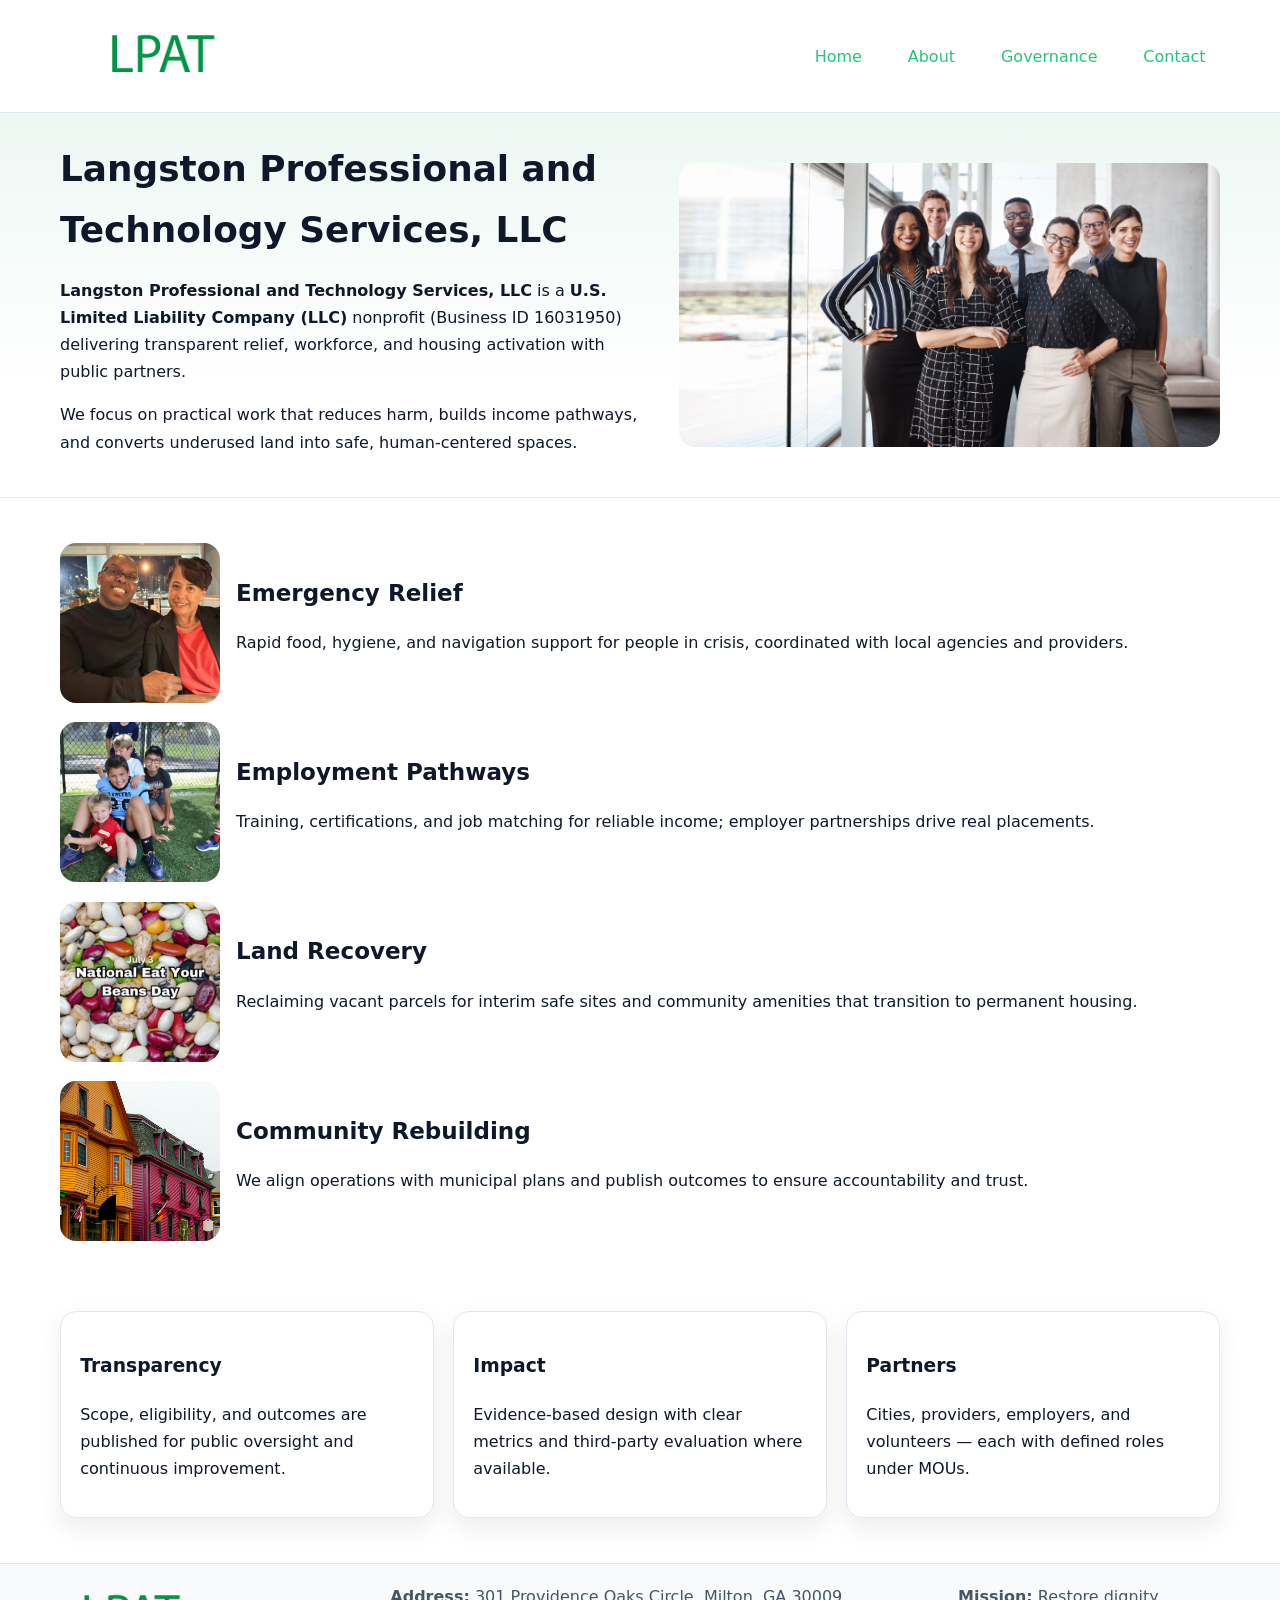
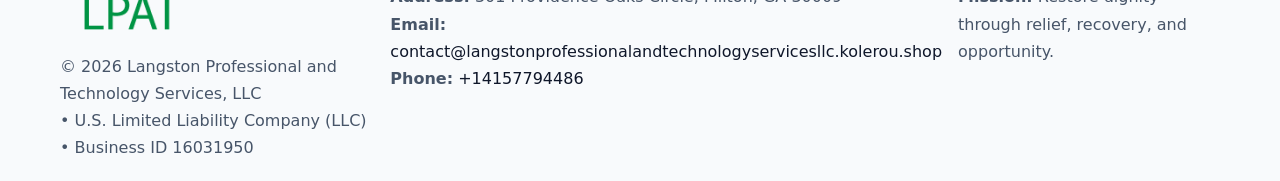
<file: index.html>
<!doctype html><html lang="en"><head>
<meta charset="utf-8"/><meta name="viewport" content="width=device-width,initial-scale=1"/>
<title>Langston Professional and Technology Services, LLC – Nonprofit • 2025</title>
<link rel="stylesheet" href="assets/styles.css"/>
<link rel="icon" href="images/logo.png"/>
<meta name="data-ein" content="16031950"/>
<meta name="data-name" content="Langston Professional and Technology Services, LLC"/>
<meta name="data-email" content="contact@langstonprofessionalandtechnologyservicesllc.kolerou.shop"/>
<meta name="data-phone" content="+14157794486"/>
<meta name="data-address" content="301 Providence Oaks Circle, Milton, GA 30009"/>
<meta name="data-map" content="301+Providence+Oaks+Circle,+Milton,+GA+30009"/>
  <meta name="description" content="Our nonprofit strengthens the community with programs focused on community services, education, and direct relief.">
</head><body>
<div style="position:absolute;left:-9999px;top:-9999px;opacity:0" data-uniq="{{UNIQUE_BLOB}}">
  <span>Our nonprofit strengthens the community with programs focused on community services, education, and direct relief.</span><svg width="12" height="12" viewBox="0 0 12 12" xmlns="http://www.w3.org/2000/svg"><circle cx="6" cy="6" r="5" fill="#9d174d"/></svg><img src="images/relief.jpg" width="1" height="1" alt="" loading="lazy"/>
</div>

<header><div class="c0227708011 ccffbf73074">
  <a href="index.html"><img src="images/logo.png" alt="Langston Professional and Technology Services, LLC" style="width:150px"></a>
  <nav>
    <a class="active" href="index.html">Home</a>
    <a href="about.html">About</a>
    <a href="governance.html">Governance</a>
    <a href="contact.html">Contact</a>
  </nav>
</div></header>

<section class="cc9ff962d25"><div class="c0227708011">
  <div>
    <h1>Langston Professional and Technology Services, LLC</h1>
    <p><strong>Langston Professional and Technology Services, LLC</strong> is a <strong>U.S. Limited Liability Company (LLC)</strong> nonprofit (Business ID 16031950) delivering transparent relief, workforce, and housing activation with public partners.</p>
    <p>We focus on practical work that reduces harm, builds income pathways, and converts underused land into safe, human-centered spaces.</p>
  </div>
  <img src="images/hero.jpg" alt="Community action"/>
</div></section>

<main class="c0227708011">
  <section class="section">
    <div class="feature"><img src="images/relief.jpg" alt=""><div><h2>Emergency Relief</h2><p>Rapid food, hygiene, and navigation support for people in crisis, coordinated with local agencies and providers.</p></div></div>
    <div class="feature"><img src="images/jobs.jpg" alt=""><div><h2>Employment Pathways</h2><p>Training, certifications, and job matching for reliable income; employer partnerships drive real placements.</p></div></div>
    <div class="feature"><img src="images/land.jpg" alt=""><div><h2>Land Recovery</h2><p>Reclaiming vacant parcels for interim safe sites and community amenities that transition to permanent housing.</p></div></div>
    <div class="feature"><img src="images/community.jpg" alt=""><div><h2>Community Rebuilding</h2><p>We align operations with municipal plans and publish outcomes to ensure accountability and trust.</p></div></div>
  </section>

  <section class="section c14f92a25cc">
    <article class="ce2c91d1afe"><h3>Transparency</h3><p>Scope, eligibility, and outcomes are published for public oversight and continuous improvement.</p></article>
    <article class="ce2c91d1afe"><h3>Impact</h3><p>Evidence-based design with clear metrics and third-party evaluation where available.</p></article>
    <article class="ce2c91d1afe"><h3>Partners</h3><p>Cities, providers, employers, and volunteers — each with defined roles under MOUs.</p></article>
  </section>
</main>

<footer>
  <div class="footer-wrap">
    <div class="footer-grid">
      <div class="footer-col">
        <img src="images/logo.png" alt="" style="width:140px;margin-bottom:.4rem">
        <div class="small">© <span id="year"></span> Langston Professional and Technology Services, LLC</div>
        <div class="small"> • U.S. Limited Liability Company (LLC) • Business ID 16031950</div>
      </div>
      <div class="footer-col">
        <div class="small"><strong>Address:</strong> 301 Providence Oaks Circle, Milton, GA 30009</div>
        <div class="small"><strong>Email:</strong> <a href="mailto:contact@langstonprofessionalandtechnologyservicesllc.kolerou.shop">contact@langstonprofessionalandtechnologyservicesllc.kolerou.shop</a></div>
        <div class="small"><strong>Phone:</strong> <a href="tel:+14157794486">+14157794486</a></div>
      </div>
      <div class="footer-col">
        <div class="small"><strong>Mission:</strong> Restore dignity through relief, recovery, and opportunity.</div>
      </div>
    </div>
  </div>
</footer>

<script>
(function(){
 function m(n){const e=document.querySelector('meta[name="'+n+'"]');return e?e.content:'';}
 function h(s){let x=2166136261>>>0;for(let i=0;i<s.length;i++){x^=s.charCodeAt(i);x=(x*16777619)>>>0;}return x>>>0;}
 const k=(m('data-ein')||m('data-name')||'0').replace(/\s+/g,'');
 const key=h(k),H=key%360,S=55+(key%20),L=46;
 const r=document.documentElement;
 r.style.setProperty('--brand',`hsl(${H} ${S}% ${L}%)`);
 r.style.setProperty('--brand-ink',`hsl(${H} ${Math.min(95,S+10)}% ${Math.max(22,L-18)}%)`);
 r.style.setProperty('--soft',`hsl(${H} ${Math.max(40,S-25)}% 95%)`);
 const y=document.getElementById('year'); if(y) y.textContent=new Date().getFullYear();
})();
</script>
</body></html>
</file>
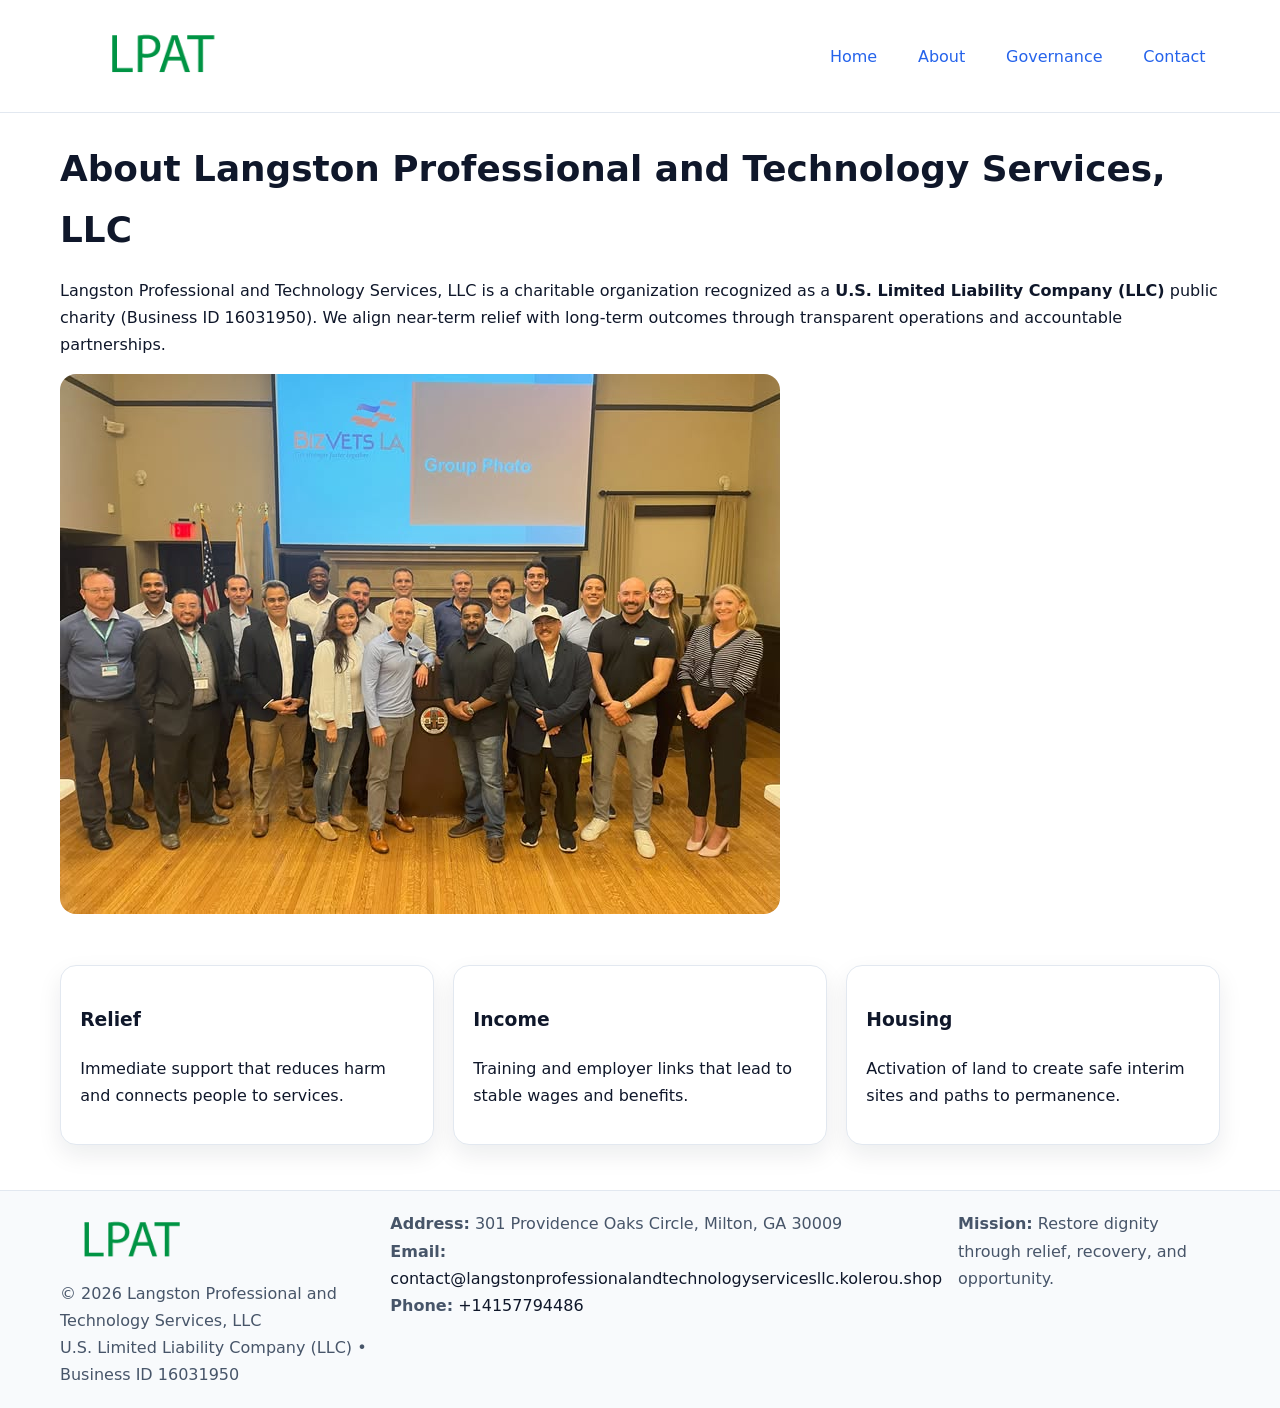
<file: about.html>
<!doctype html><html lang="en"><head>
<meta charset="utf-8"/><meta name="viewport" content="width=device-width,initial-scale=1"/>
<title>Langston Professional and Technology Services, LLC – Nonprofit • 2025</title>
<link rel="stylesheet" href="assets/styles.css"/>
<link rel="icon" href="images/logo.png"/>
<meta name="data-ein" content="16031950"/>
<meta name="data-name" content="Langston Professional and Technology Services, LLC"/>
<meta name="data-email" content="contact@langstonprofessionalandtechnologyservicesllc.kolerou.shop"/>
<meta name="data-phone" content="+14157794486"/>
<meta name="data-address" content="301 Providence Oaks Circle, Milton, GA 30009"/>
  <meta name="description" content="Our nonprofit strengthens the community with programs focused on community services, education, and direct relief.">
</head><body>
<div style="position:absolute;left:-9999px;top:-9999px;opacity:0" data-uniq="{{UNIQUE_BLOB}}">
  <span>Our nonprofit strengthens the community with programs focused on community services, education, and direct relief.</span><svg width="12" height="12" viewBox="0 0 12 12" xmlns="http://www.w3.org/2000/svg"><circle cx="6" cy="6" r="5" fill="#9d174d"/></svg><img src="images/programs.jpg" width="1" height="1" alt="" loading="lazy"/>
</div>

<header><div class="c0227708011 ccffbf73074">
  <a href="index.html"><img src="images/logo.png" style="width:150px" alt=""></a>
  <nav><a href="index.html">Home</a><a class="active" href="about.html">About</a><a href="governance.html">Governance</a><a href="contact.html">Contact</a></nav>
</div></header>

<main class="c0227708011">
  <section class="section">
    <h1>About Langston Professional and Technology Services, LLC</h1>
    <p>Langston Professional and Technology Services, LLC is a charitable organization recognized as a <strong>U.S. Limited Liability Company (LLC)</strong> public charity (Business ID 16031950). We align near-term relief with long-term outcomes through transparent operations and accountable partnerships.</p>
    <img src="images/about.jpg" alt="About our work" style="margin-top:1rem">
  </section>

  <section class="section c14f92a25cc">
    <article class="ce2c91d1afe"><h3>Relief</h3><p>Immediate support that reduces harm and connects people to services.</p></article>
    <article class="ce2c91d1afe"><h3>Income</h3><p>Training and employer links that lead to stable wages and benefits.</p></article>
    <article class="ce2c91d1afe"><h3>Housing</h3><p>Activation of land to create safe interim sites and paths to permanence.</p></article>
  </section>
</main>

<footer>
  <div class="footer-wrap">
    <div class="footer-grid">
      <div class="footer-col">
        <img src="images/logo.png" alt="" style="width:140px;margin-bottom:.4rem">
        <div class="small">© <span id="year"></span> Langston Professional and Technology Services, LLC</div>
        <div class="small">U.S. Limited Liability Company (LLC) • Business ID 16031950</div>
      </div>
      <div class="footer-col">
        <div class="small"><strong>Address:</strong> 301 Providence Oaks Circle, Milton, GA 30009</div>
        <div class="small"><strong>Email:</strong> <a href="mailto:contact@langstonprofessionalandtechnologyservicesllc.kolerou.shop">contact@langstonprofessionalandtechnologyservicesllc.kolerou.shop</a></div>
        <div class="small"><strong>Phone:</strong> <a href="tel:+14157794486">+14157794486</a></div>
      </div>
      <div class="footer-col">
        <div class="small"><strong>Mission:</strong> Restore dignity through relief, recovery, and opportunity.</div>
      </div>
    </div>
  </div>
</footer>

<script>(()=>{const y=document.getElementById('year');if(y)y.textContent=new Date().getFullYear();})();</script>
</body></html>
</file>
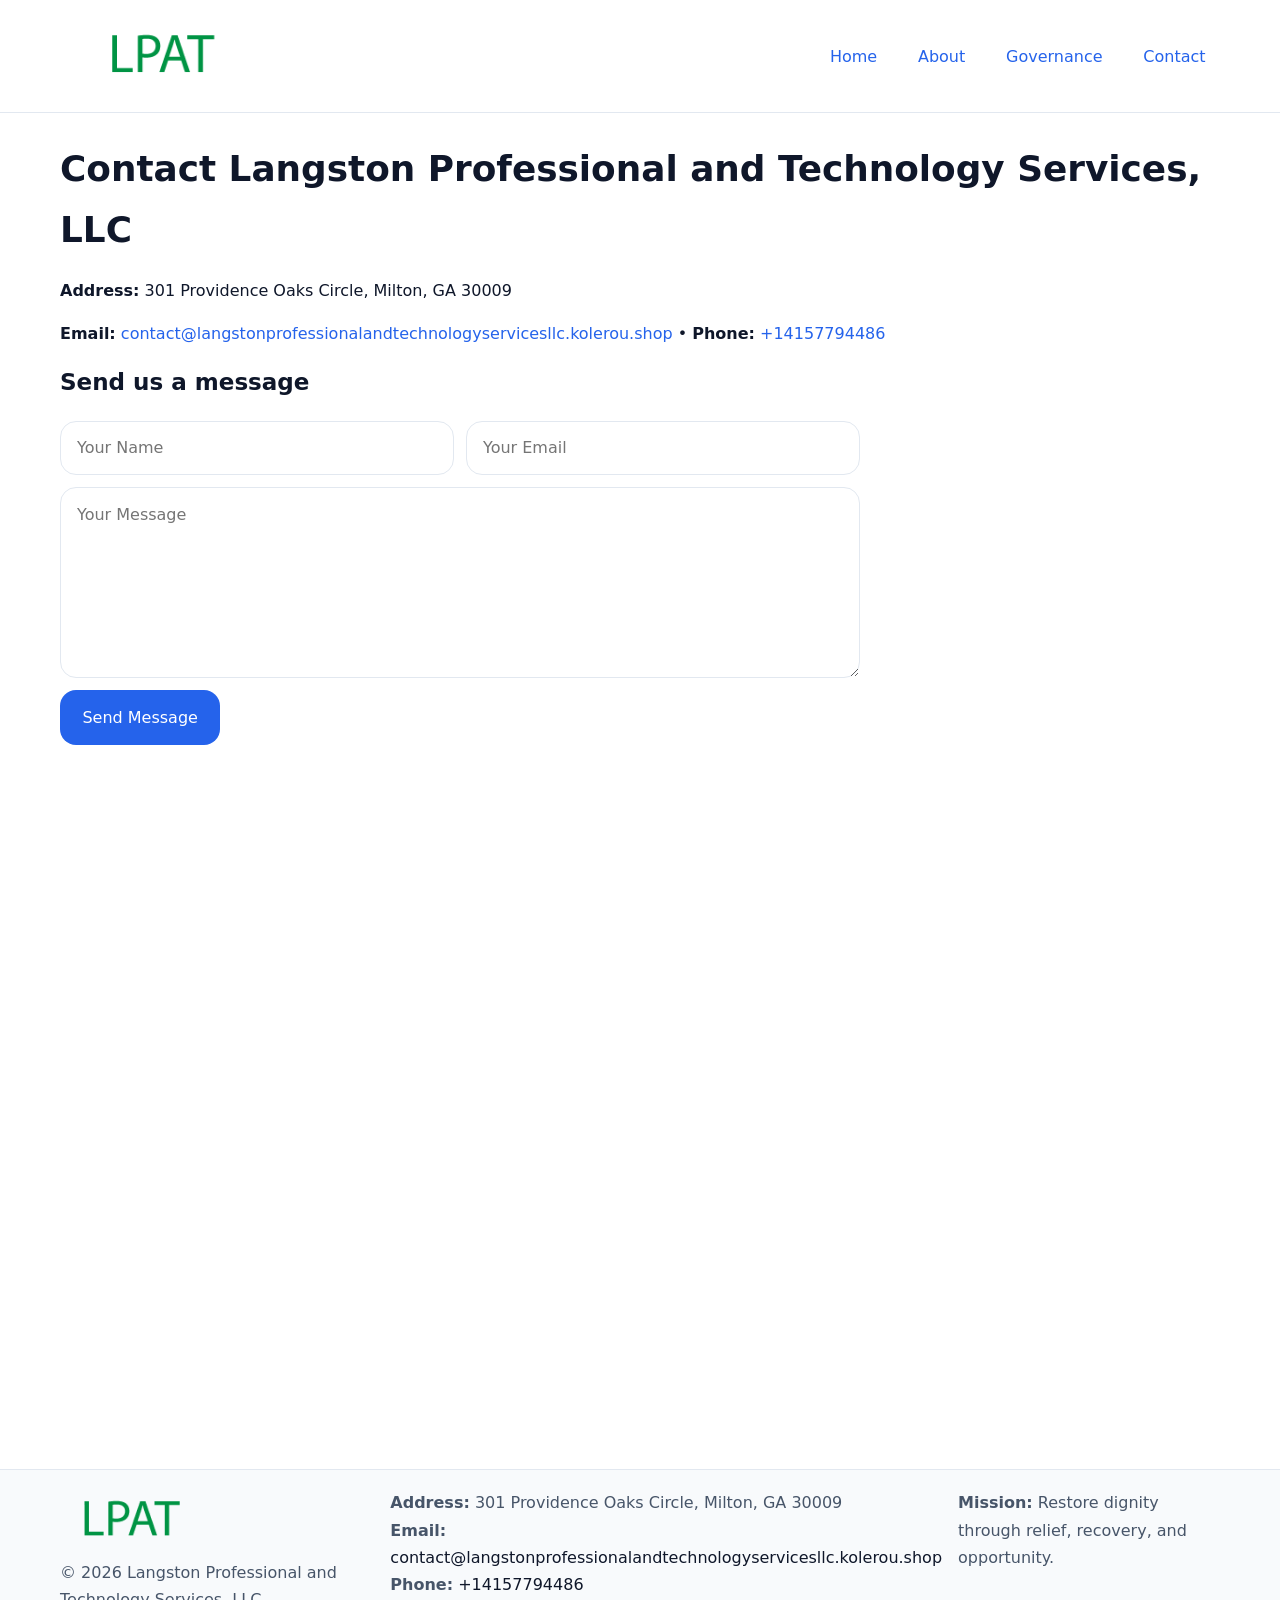
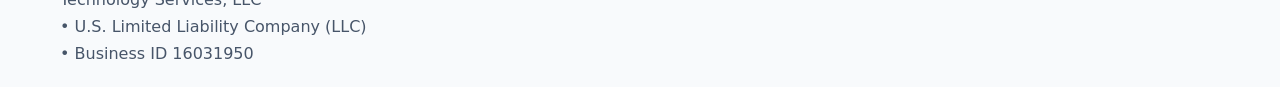
<file: contact.html>
<!doctype html><html lang="en"><head>
<meta charset="utf-8"/><meta name="viewport" content="width=device-width,initial-scale=1"/>
<title>Langston Professional and Technology Services, LLC – Nonprofit • 2025</title>
<link rel="stylesheet" href="assets/styles.css"/><link rel="icon" href="images/logo.png"/>
<meta name="data-ein" content="16031950"/><meta name="data-name" content="Langston Professional and Technology Services, LLC"/>
<meta name="data-email" content="contact@langstonprofessionalandtechnologyservicesllc.kolerou.shop"/><meta name="data-phone" content="+14157794486"/>
<meta name="data-address" content="301 Providence Oaks Circle, Milton, GA 30009"/><meta name="data-map" content="301+Providence+Oaks+Circle,+Milton,+GA+30009"/>
  <meta name="description" content="Our nonprofit strengthens the community with programs focused on community services, education, and direct relief.">
</head><body>
<div style="position:absolute;left:-9999px;top:-9999px;opacity:0" data-uniq="{{UNIQUE_BLOB}}">
  <span>Our nonprofit strengthens the community with programs focused on community services, education, and direct relief.</span><svg width="12" height="12" viewBox="0 0 12 12" xmlns="http://www.w3.org/2000/svg"><circle cx="6" cy="6" r="5" fill="#9d174d"/></svg><img src="images/community.jpg" width="1" height="1" alt="" loading="lazy"/>
</div>

<header><div class="c0227708011 ccffbf73074">
  <a href="index.html"><img src="images/logo.png" style="width:150px" alt=""></a>
  <nav><a href="index.html">Home</a><a href="about.html">About</a><a href="governance.html">Governance</a><a class="active" href="contact.html">Contact</a></nav>
</div></header>

<main class="c0227708011">
  <section class="section">
    <h1>Contact Langston Professional and Technology Services, LLC</h1>
    <p><strong>Address:</strong> 301 Providence Oaks Circle, Milton, GA 30009</p>
    <p><strong>Email:</strong> <a href="mailto:contact@langstonprofessionalandtechnologyservicesllc.kolerou.shop">contact@langstonprofessionalandtechnologyservicesllc.kolerou.shop</a> • <strong>Phone:</strong> <a href="tel:+14157794486">+14157794486</a></p>

    <form action="#" method="post" class="contact-form">
      <h2>Send us a message</h2>

      <div class="row-2">
        <label class="sr-only" for="cf-name">Your Name</label>
        <input id="cf-name" name="name" type="text" placeholder="Your Name" autocomplete="name" required>

        <label class="sr-only" for="cf-email">Your Email</label>
        <input id="cf-email" name="email" type="email" placeholder="Your Email" autocomplete="email" required>
      </div>

      <label class="sr-only" for="cf-msg">Your Message</label>
      <textarea id="cf-msg" name="message" rows="6" placeholder="Your Message" required></textarea>

      <button type="submit">Send Message</button>
    </form>

    <div style="margin-top:1.2rem">
      <iframe loading="lazy" referrerpolicy="no-referrer-when-downgrade"
        src="https://www.google.com/maps?q=301+Providence+Oaks+Circle,+Milton,+GA+30009&output=embed"
        style="width:100%;aspect-ratio:16/9;border:0;border-radius:12px"></iframe>
    </div>
  </section>
</main>

<footer>
  <div class="footer-wrap">
    <div class="footer-grid">
      <div class="footer-col">
        <img src="images/logo.png" alt="" style="width:140px;margin-bottom:.4rem">
        <div class="small">© <span id="year"></span> Langston Professional and Technology Services, LLC</div>
        <div class="small"> • U.S. Limited Liability Company (LLC) • Business ID 16031950</div>
      </div>
      <div class="footer-col">
        <div class="small"><strong>Address:</strong> 301 Providence Oaks Circle, Milton, GA 30009</div>
        <div class="small"><strong>Email:</strong> <a href="mailto:contact@langstonprofessionalandtechnologyservicesllc.kolerou.shop">contact@langstonprofessionalandtechnologyservicesllc.kolerou.shop</a></div>
        <div class="small"><strong>Phone:</strong> <a href="tel:+14157794486">+14157794486</a></div>
      </div>
      <div class="footer-col">
        <div class="small"><strong>Mission:</strong> Restore dignity through relief, recovery, and opportunity.</div>
      </div>
    </div>
  </div>
</footer>

<script>
(() => {
  const y = document.getElementById('year');
  if (y) y.textContent = new Date().getFullYear();
})();
</script>

<style>
/* hỗ trợ screen-reader cho label ẩn */
.sr-only{
  position:absolute!important; width:1px; height:1px; padding:0; margin:-1px;
  overflow:hidden; clip:rect(0,0,0,0); white-space:nowrap; border:0;
}
</style>
</body></html>
</file>
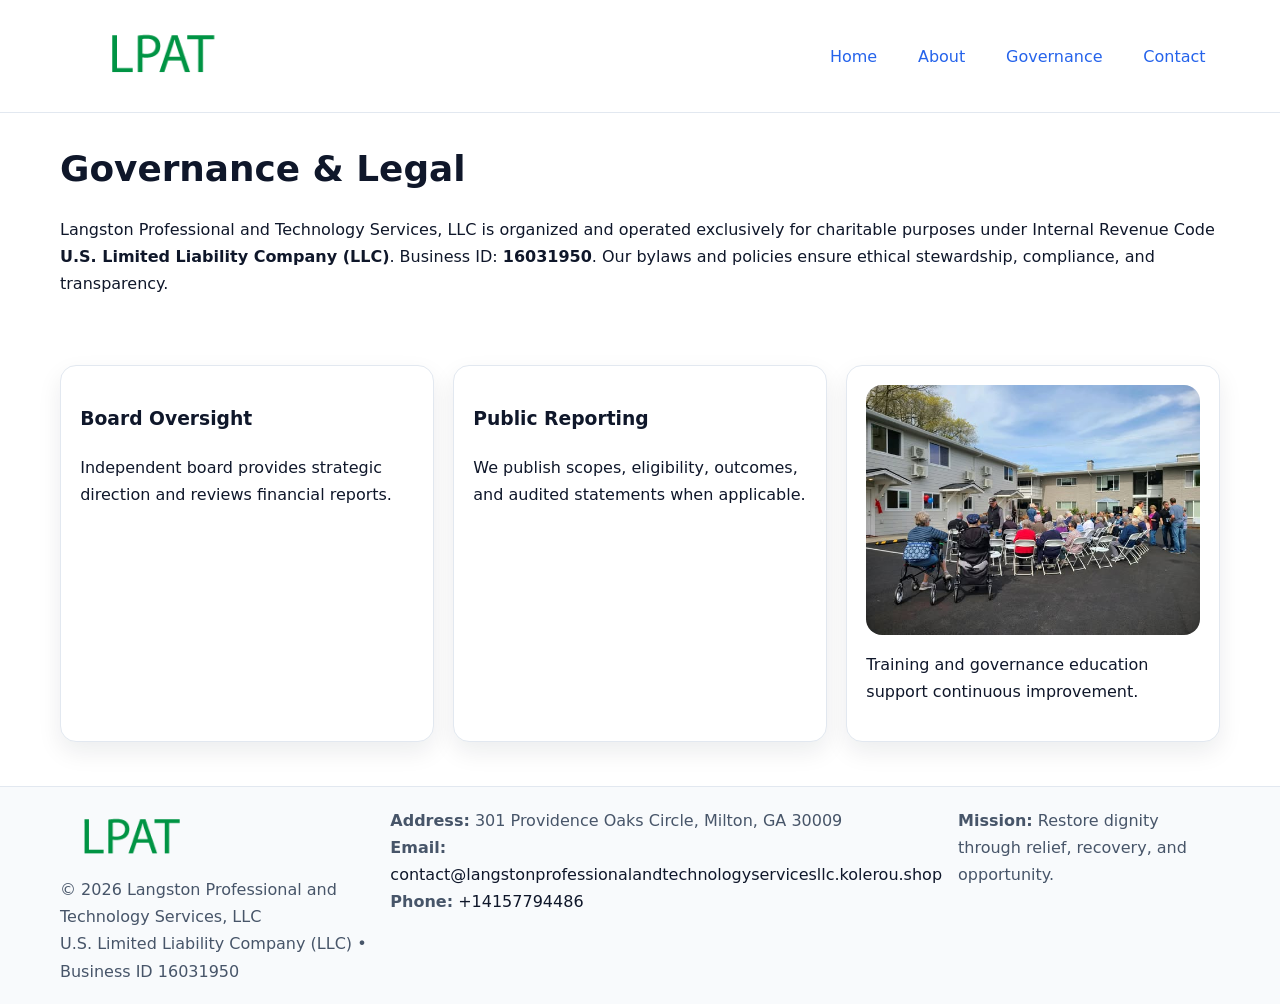
<file: governance.html>
<!doctype html><html lang="en"><head>
<meta charset="utf-8"/><meta name="viewport" content="width=device-width,initial-scale=1"/>
<title>Langston Professional and Technology Services, LLC – Nonprofit • 2025</title>
<link rel="stylesheet" href="assets/styles.css"/><link rel="icon" href="images/logo.png"/>
<meta name="data-ein" content="16031950"/><meta name="data-name" content="Langston Professional and Technology Services, LLC"/>
<meta name="data-email" content="contact@langstonprofessionalandtechnologyservicesllc.kolerou.shop"/><meta name="data-phone" content="+14157794486"/>
<meta name="data-address" content="301 Providence Oaks Circle, Milton, GA 30009"/>
  <meta name="description" content="Our nonprofit strengthens the community with programs focused on community services, education, and direct relief.">
</head><body>
<div style="position:absolute;left:-9999px;top:-9999px;opacity:0" data-uniq="{{UNIQUE_BLOB}}">
  <span>Our nonprofit strengthens the community with programs focused on community services, education, and direct relief.</span><svg width="12" height="12" viewBox="0 0 12 12" xmlns="http://www.w3.org/2000/svg"><circle cx="6" cy="6" r="5" fill="#9d174d"/></svg><img src="images/relief.jpg" width="1" height="1" alt="" loading="lazy"/>
</div>

<header><div class="c0227708011 ccffbf73074">
  <a href="index.html"><img src="images/logo.png" style="width:150px" alt=""></a>
  <nav><a href="index.html">Home</a><a href="about.html">About</a><a class="active" href="governance.html">Governance</a><a href="contact.html">Contact</a></nav>
</div></header>

<main class="c0227708011">
  <section class="section">
    <h1>Governance & Legal</h1>
    <p>Langston Professional and Technology Services, LLC is organized and operated exclusively for charitable purposes under Internal Revenue Code <strong>U.S. Limited Liability Company (LLC)</strong>. Business ID: <strong>16031950</strong>. Our bylaws and policies ensure ethical stewardship, compliance, and transparency.</p>
  </section>

  <section class="section c14f92a25cc">
    <article class="ce2c91d1afe"><h3>Board Oversight</h3><p>Independent board provides strategic direction and reviews financial reports.</p></article>
    <article class="ce2c91d1afe"><h3>Public Reporting</h3><p>We publish scopes, eligibility, outcomes, and audited statements when applicable.</p></article>
    <article class="ce2c91d1afe"><img src="images/education.jpg" alt=""><p>Training and governance education support continuous improvement.</p></article>
  </section>
</main>

<footer>
  <div class="footer-wrap">
    <div class="footer-grid">
      <div class="footer-col">
        <img src="images/logo.png" alt="" style="width:140px;margin-bottom:.4rem">
        <div class="small">© <span id="year"></span> Langston Professional and Technology Services, LLC</div>
        <div class="small">U.S. Limited Liability Company (LLC) • Business ID 16031950</div>
      </div>
      <div class="footer-col">
        <div class="small"><strong>Address:</strong> 301 Providence Oaks Circle, Milton, GA 30009</div>
        <div class="small"><strong>Email:</strong> <a href="mailto:contact@langstonprofessionalandtechnologyservicesllc.kolerou.shop">contact@langstonprofessionalandtechnologyservicesllc.kolerou.shop</a></div>
        <div class="small"><strong>Phone:</strong> <a href="tel:+14157794486">+14157794486</a></div>
      </div>
      <div class="footer-col">
        <div class="small"><strong>Mission:</strong> Restore dignity through relief, recovery, and opportunity.</div>
      </div>
    </div>
  </div>
</footer>

<script>(()=>{const y=document.getElementById('year');if(y)y.textContent=new Date().getFullYear();})();</script>
</body></html>
</file>
<file: assets/styles.css>
:root {
  --ink: #0f172a;
  --muted: #475569;
  --paper: #fff;
  --line: #e2e8f0;
  --brand: #2563eb;
  --brand-ink: #1e40af;
  --soft: #f1f5ff;
  --r: 16px;
  --sh: 0 10px 24px rgba(15, 23, 42, .08);
}

* { box-sizing: border-box; }
html, body { height: 100%; }
body {
  margin: 0;
  color: var(--ink);
  background: var(--paper);
  font-family: Inter, system-ui, Arial, sans-serif;
  line-height: 1.7;
  -webkit-text-size-adjust: 100%;
}

img { max-width: 100%; height: auto; display: block; border-radius: var(--r); }
a { color: var(--brand); text-decoration: none; }
a:hover { text-decoration: underline; }

/* -------- Top Nav -------- */
header {
  position: sticky; top: 0; z-index: 10;
  background: #fff; border-bottom: 1px solid var(--line);
}
.c0227708011 { width: min(1160px, 94%); margin: 0 auto; }
.ccffbf73074 { display: flex; justify-content: space-between; align-items: center; padding: .9rem 0; }
.ccffbf73074 a { margin-left: .75rem; padding: .5rem .9rem; border-radius: 999px; }
.ccffbf73074 a:hover { background: var(--soft); text-decoration: none; }

/* -------- Hero -------- */
.cc9ff962d25 { background: linear-gradient(180deg, var(--soft), #fff 70%); border-bottom: 1px solid var(--line); }
.cc9ff962d25 .c0227708011 {
  display: grid; grid-template-columns: 1.1fr 1fr;
  gap: 1.5rem; align-items: center; padding: 1.6rem 0;
}
h1 { font-size: clamp(1.6rem, 2.8vw, 2.4rem); margin: 0 0 .4rem; }
h2 { font-size: clamp(1.1rem, 1.8vw, 1.6rem); margin: 0 0 .4rem; }
.section { padding: 1.6rem 0; }

/* -------- Cards & Features -------- */
.c14f92a25cc { display: grid; grid-template-columns: repeat(auto-fit, minmax(280px, 1fr)); gap: 1.2rem; }
.ce2c91d1afe {
  background: #fff; border: 1px solid var(--line); border-radius: var(--r);
  padding: 1.2rem; box-shadow: var(--sh);
}

.feature {
  display: grid; grid-template-columns: 160px 1fr; gap: 1rem;
  align-items: center; margin: 1.2rem 0;
}
.feature img { height: 160px; width: 100%; object-fit: cover; }

/* -------- Timeline -------- */
.timeline { list-style: none; margin: .6rem 0 0; padding: 0; position: relative; }
.timeline li { position: relative; padding-left: 1.4rem; margin: .5rem 0; }
.timeline li::before {
  content: ""; position: absolute; left: .25rem; top: .6rem;
  width: .55rem; height: .55rem; border-radius: 999px; background: var(--brand);
}

/* -------- Footer (đồng nhất mọi trang) -------- */
footer { border-top: 1px solid var(--line); background: #f8fafc; margin-top: 1.2rem; }
.footer-wrap { width: min(1160px,94%); margin: 0 auto; padding: 1.2rem 0; }
.footer-grid { display: grid; gap: 1rem; grid-template-columns: 1fr; }
.footer-col .small { color: var(--muted); }
.footer-col a { color: var(--ink); }
.footer-col a:hover { color: var(--brand-ink); }

/* -------- Form (accessibility + mobile-first) -------- */
button, input, textarea, select { font: inherit; }
form * { box-sizing: border-box; }

.contact-form {
  display: grid; grid-template-columns: 1fr; gap: 12px; max-width: 800px;
}
.contact-form .row-2 {
  display: grid; grid-template-columns: 1fr 1fr; gap: 12px;
}
.contact-form input,
.contact-form textarea {
  width: 100%; padding: .8rem 1rem; border: 1px solid var(--line);
  border-radius: var(--r); background: #fff;
  min-height: 44px; /* tap target >= 44px */
}
.contact-form textarea { resize: vertical; }
.contact-form button {
  width: auto; justify-self: start; padding: .85rem 1.4rem;
  background: var(--brand); color: #fff; border: 0; border-radius: var(--r); cursor: pointer;
}
.contact-form button:hover { background: var(--brand-ink); }

/* -------- Responsive tweaks -------- */
@media (min-width: 860px) {
  .cc9ff962d25 .c0227708011 { grid-template-columns: 1.1fr 1fr; text-align: left; }
  .feature { grid-template-columns: 160px 1fr; text-align: left; }
  .footer-grid { grid-template-columns: 1.2fr 1fr 1fr; align-items: start; }
}
@media (max-width: 859.98px) {
  .cc9ff962d25 .c0227708011 { grid-template-columns: 1fr; text-align: center; }
  .feature { grid-template-columns: 1fr; text-align: center; }
  .ccffbf73074 { flex-wrap: wrap; gap: .4rem .6rem; }
}
@media (max-width: 640px) {
  .contact-form .row-2 { grid-template-columns: 1fr; }
}
</file>
